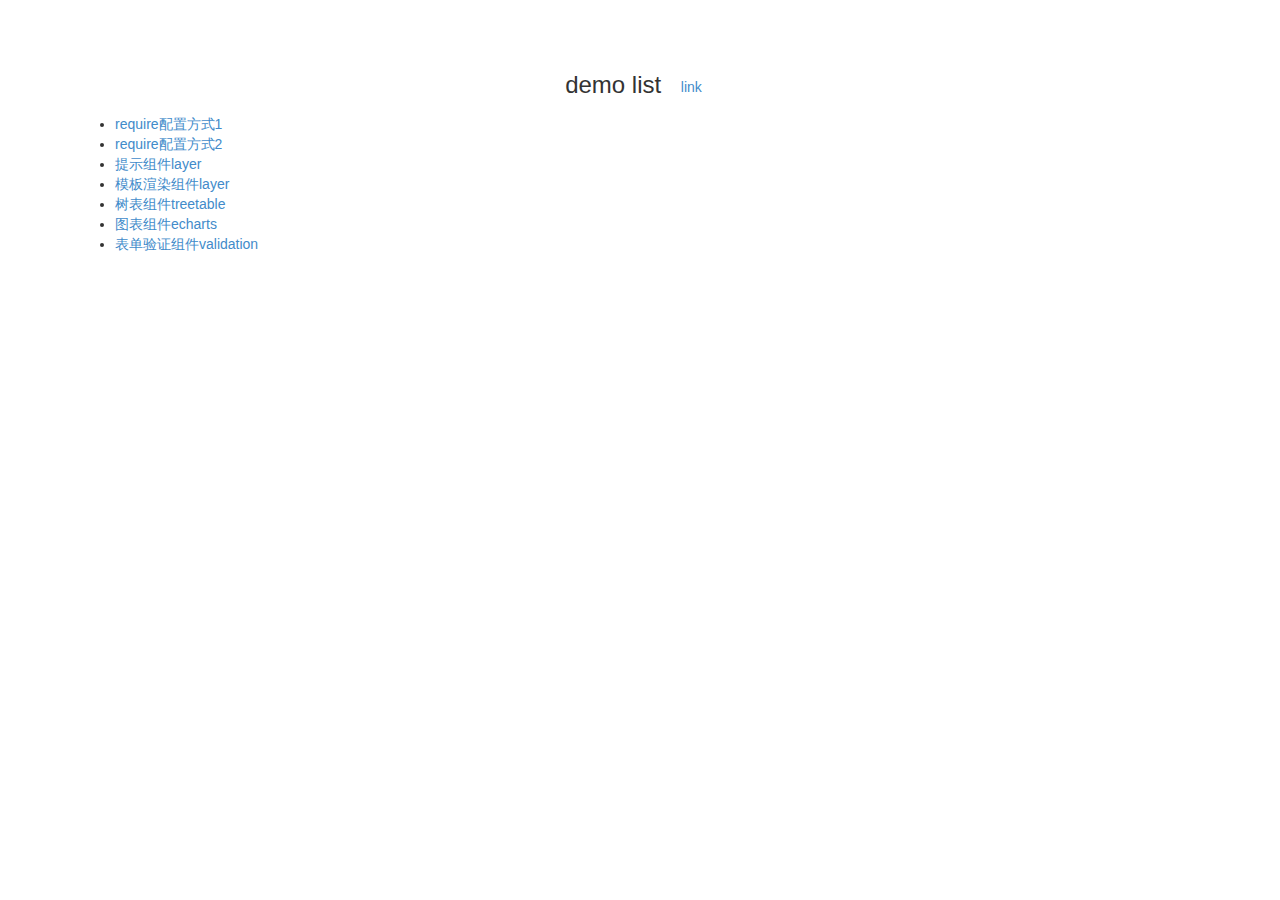
<file: index.html>
<!DOCTYPE>
<html>
<head>
<meta charset="utf-8">
<title>require config by require-setup.js setting</title>
<link href="assets/css/bootstrap.min.css" rel="stylesheet" />
<script type="text/javascript" src="assets/js/lib/require-setup.js"></script>
<script type="text/javascript" src="assets/js/lib/require.js"></script>
</head>
<body>
    
	<div class="container" style="padding:50px 20px;">
        <h3 class="text-center">
            demo list
            <a class="btn btn-link" href="">link</a>
        </h3>
		<div class="row">
			<div class="col-sm-6">
                <ul>
                    <li><a href="./demo/config1.html">require配置方式1</a></li>
                    <li><a href="./demo/config2.html">require配置方式2</a></li>
                    <li><a href="./demo/layer.html">提示组件layer</a></li>
                    <li><a href="./demo/tempate.html">模板渲染组件layer</a></li>
                    <li><a href="./demo/treetable.html">树表组件treetable</a></li>
                    <li><a href="./demo/echarts.html">图表组件echarts</a></li>
                    <li><a href="./demo/validation.html">表单验证组件validation</a></li>
                </ul>
			</div>
			<div class="col-sm-6">

			</div>
		</div>
	</div>
	
	<script src="assets/js/app/echarts/echarts-page.js"></script> 
</body>
</html>
</file>
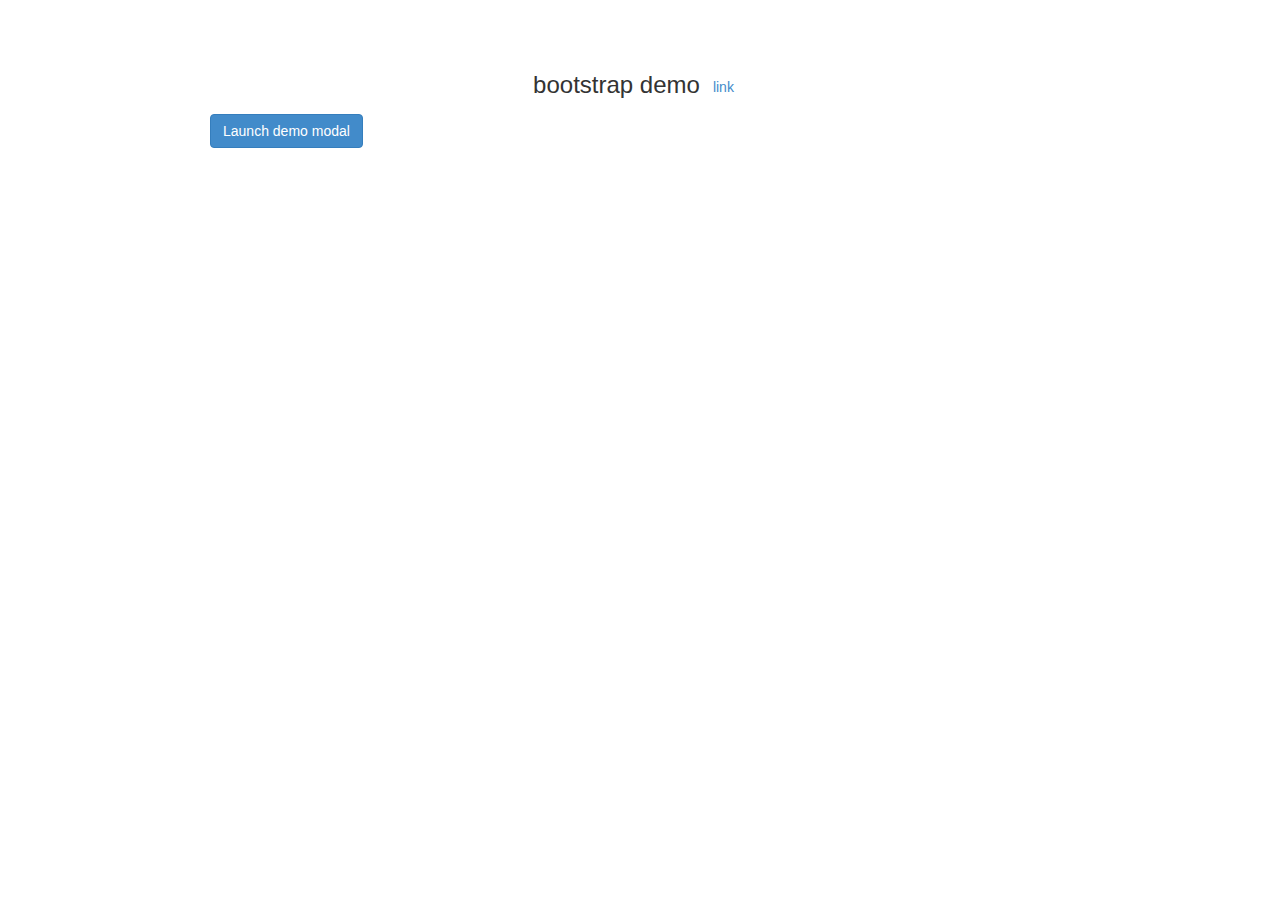
<file: bootstrap.html>
<!DOCTYPE>
<html>
<head>
<meta charset="utf-8">
<title>bootstrap demo</title>
<link href="assets/css/bootstrap.min.css" rel="stylesheet" />
<script type="text/javascript" src="assets/js/require-setup.js"></script>
<script type="text/javascript" src="assets/js/require.js"></script>
</head>
<body>
    
	<div class="container" style="padding:50px 20px; width:900px;">
        <h3 class="text-center">bootstrap demo<a class="btn btn-link" href="http://getbootstrap.com">link</a></h3>
        <div class="row">
			<div class="col-sm-12">
				<a href="#myModal" role="button" class="btn btn-primary" data-toggle="modal" id="myModalButton" style="display: none;">Launch demo modal</a>
			</div>
		</div>
	</div>

	<!-- Modal -->
	<div class="modal fade" id="myModal" tabindex="-1" role="dialog" aria-labelledby="myModalLabel" aria-hidden="true">
	  <div class="modal-dialog">
	    <div class="modal-content">
	      <div class="modal-header">
	        <button type="button" class="close" data-dismiss="modal"><span aria-hidden="true">&times;</span><span class="sr-only">Close</span></button>
	        <h4 class="modal-title" id="myModalLabel">Modal title</h4>
	      </div>
	      <div class="modal-body">
	        ...
	      </div>
	      <div class="modal-footer">
	        <button type="button" class="btn btn-default" data-dismiss="modal">Close</button>
	        <button type="button" class="btn btn-primary">Save changes</button>
	      </div>
	    </div>
	  </div>
	</div>
	
	<script src="assets/js/app/bootstrap/bootstrap-page.js"></script>
</body>
</html>
</file>
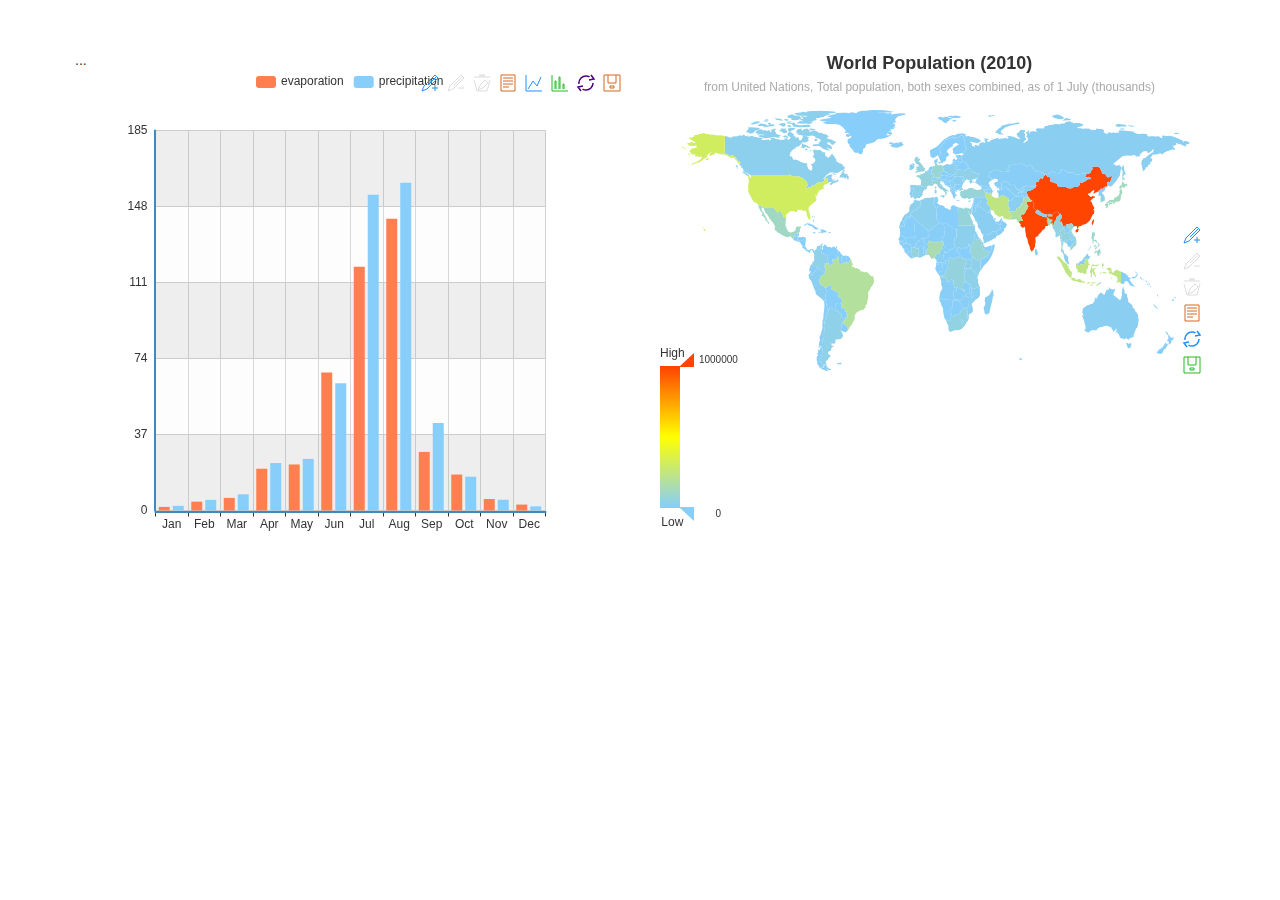
<file: config1.html>
<!DOCTYPE>
<html>
<head>
<meta charset="utf-8">
<title>require config by page setting</title>
<link href="assets/css/bootstrap.min.css" rel="stylesheet" />
<script type="text/javascript" src="assets/js/require.js"></script>
<script>
requirejs.config({
    baseUrl: 'assets/js/lib',
    shim : {
        "bootstrap" : { "deps" :['jquery'] }
    },
    paths: {
        'jquery': 'jquery/jquery-1.11.1',
        'bootstrap': 'bootstrap/bootstrap',
        'echarts':'echarts/echarts-map',
        'echarts/chart/bar' : 'echarts/echarts-map',
        'echarts/chart/line': 'echarts/echarts-map',
        'echarts/chart/map' : 'echarts/echarts-map'
    }
});
</script>
</head>
<body>
    
	<div class="container" style="padding:50px 20px;">
		<div class="row">
			<div class="col-sm-6">
				<div id="carousel">...</div>
				<div id="main" style="height:500px"></div>
			</div>
			<div class="col-sm-6">
				<div id="mainMap" style="height:500px"></div>
			</div>
		</div>
	</div>
	
	<script type="text/javascript">
		requirejs(['assets/js/app/echarts/echarts-page.js']);
	</script>
</body>
</html>
</file>
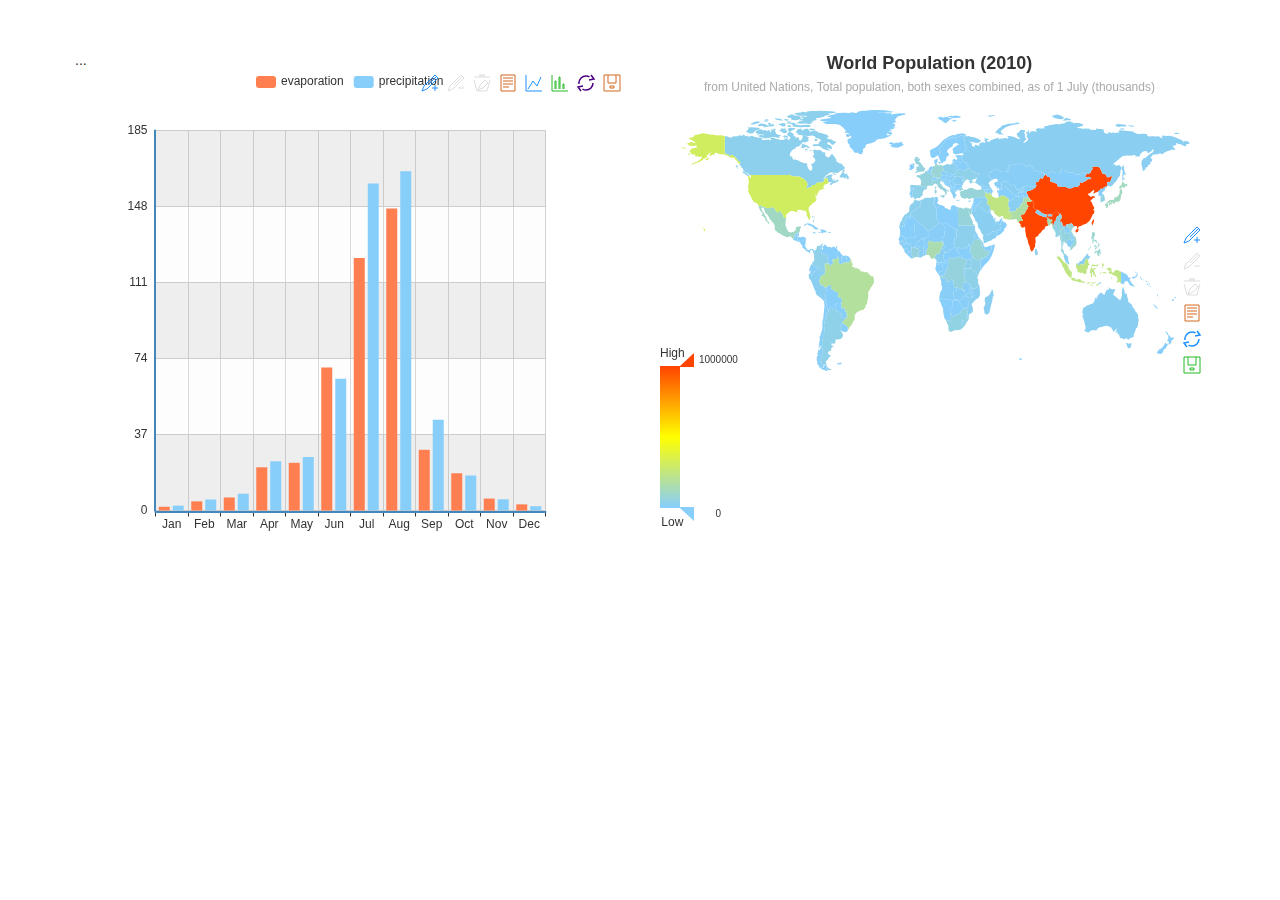
<file: config2.html>
<!DOCTYPE>
<html>
<head>
<meta charset="utf-8">
<title>require config by require-setup.js setting</title>
<link href="assets/css/bootstrap.min.css" rel="stylesheet" />
<script type="text/javascript" src="assets/js/require-setup.js"></script>
<script type="text/javascript" src="assets/js/require.js"></script>
</head>
<body>
    
	<div class="container" style="padding:50px 20px;">
		<div class="row">
			<div class="col-sm-6">
				<div id="carousel">...</div>
				<div id="main" style="height:500px"></div>
			</div>
			<div class="col-sm-6">
				<div id="mainMap" style="height:500px"></div>
			</div>
		</div>
	</div>
	
	<script src="assets/js/app/echarts/echarts-page.js"></script> 
</body>
</html>
</file>
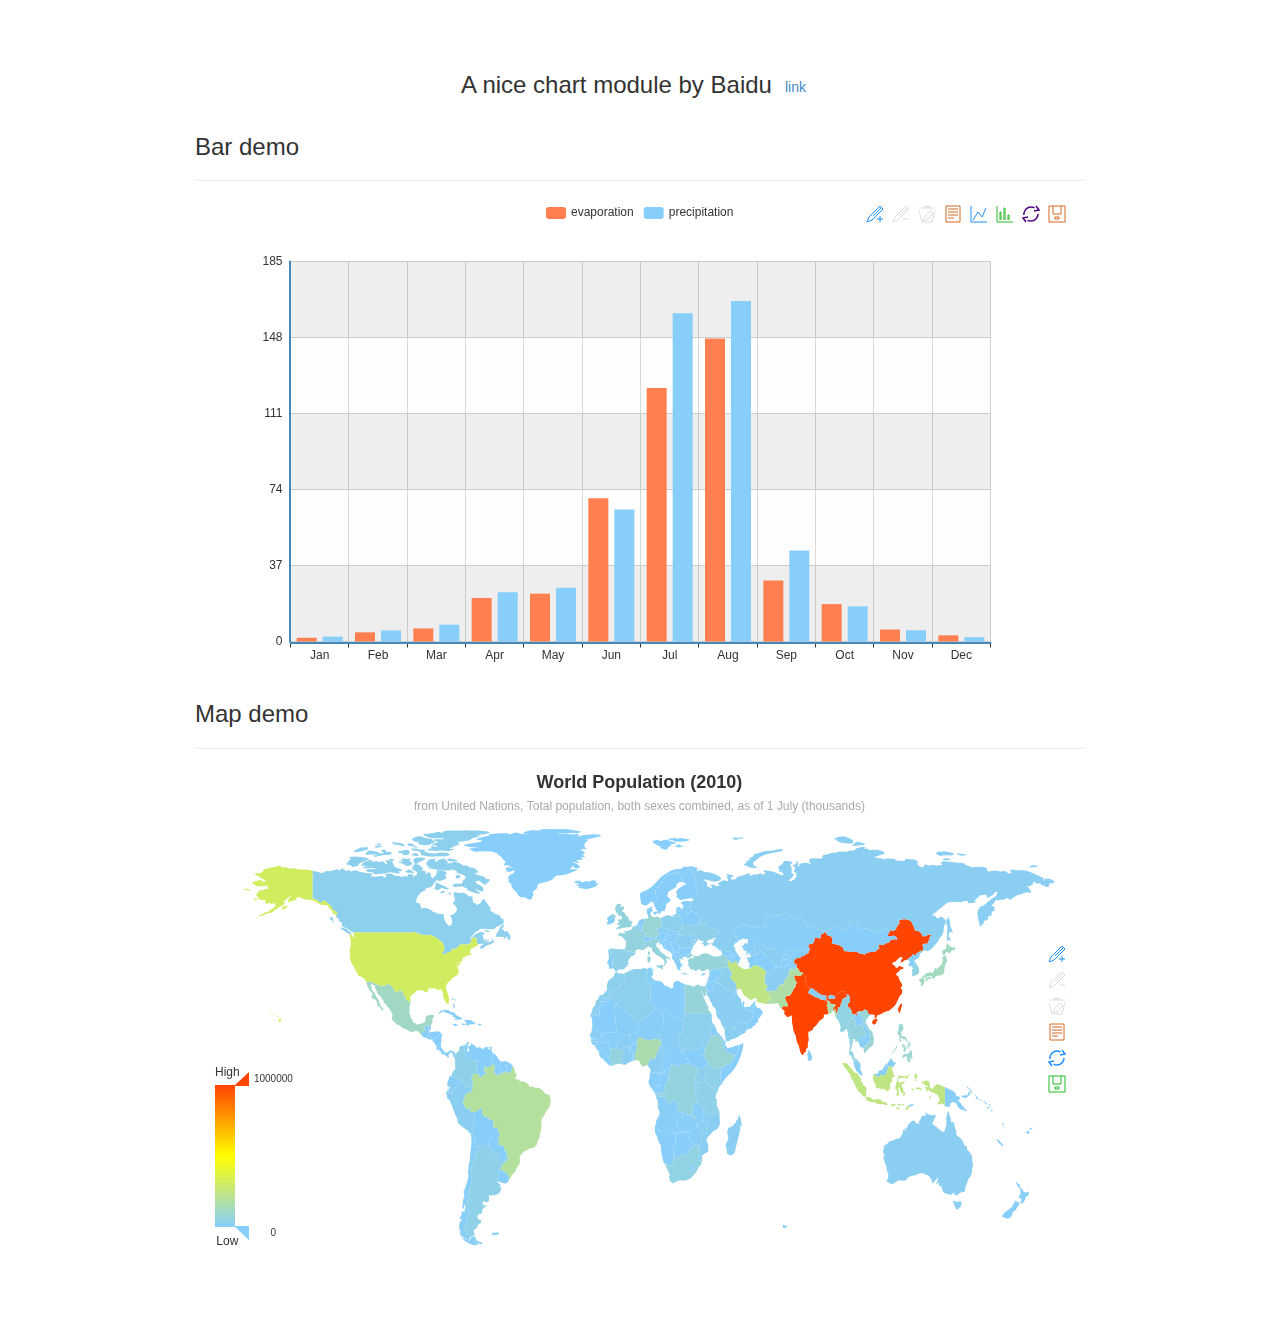
<file: echarts.html>
<!DOCTYPE>
<html>
<head>
<meta charset="utf-8">
<title>echarts examples(a nice chart module by Baidu)</title>
<link href="assets/css/bootstrap.min.css" rel="stylesheet" />
<script type="text/javascript" src="assets/js/require-setup.js"></script>
<script type="text/javascript" src="assets/js/require.js"></script>
</head>
<body>
    
	<div class="container" style="padding:50px 20px; width:900px;">
		<h3 class="text-center">A nice chart module by Baidu<a class="btn btn-link" href="https://github.com/ecomfe/echarts">link</a></h3>
		<div class="row">
			<h3>Bar demo</h3>
			<hr>
			<div class="col-sm-12">
				<div id="main" style="height:500px"></div>
			</div>
			<h3>Map demo</h3>
			<hr>
			<div class="col-sm-12">
				<div id="mainMap" style="height:500px"></div>
			</div>
		</div>
	</div>
	
	<script src="assets/js/app/echarts/echarts-page.js"></script> 
</body>
</html>
</file>
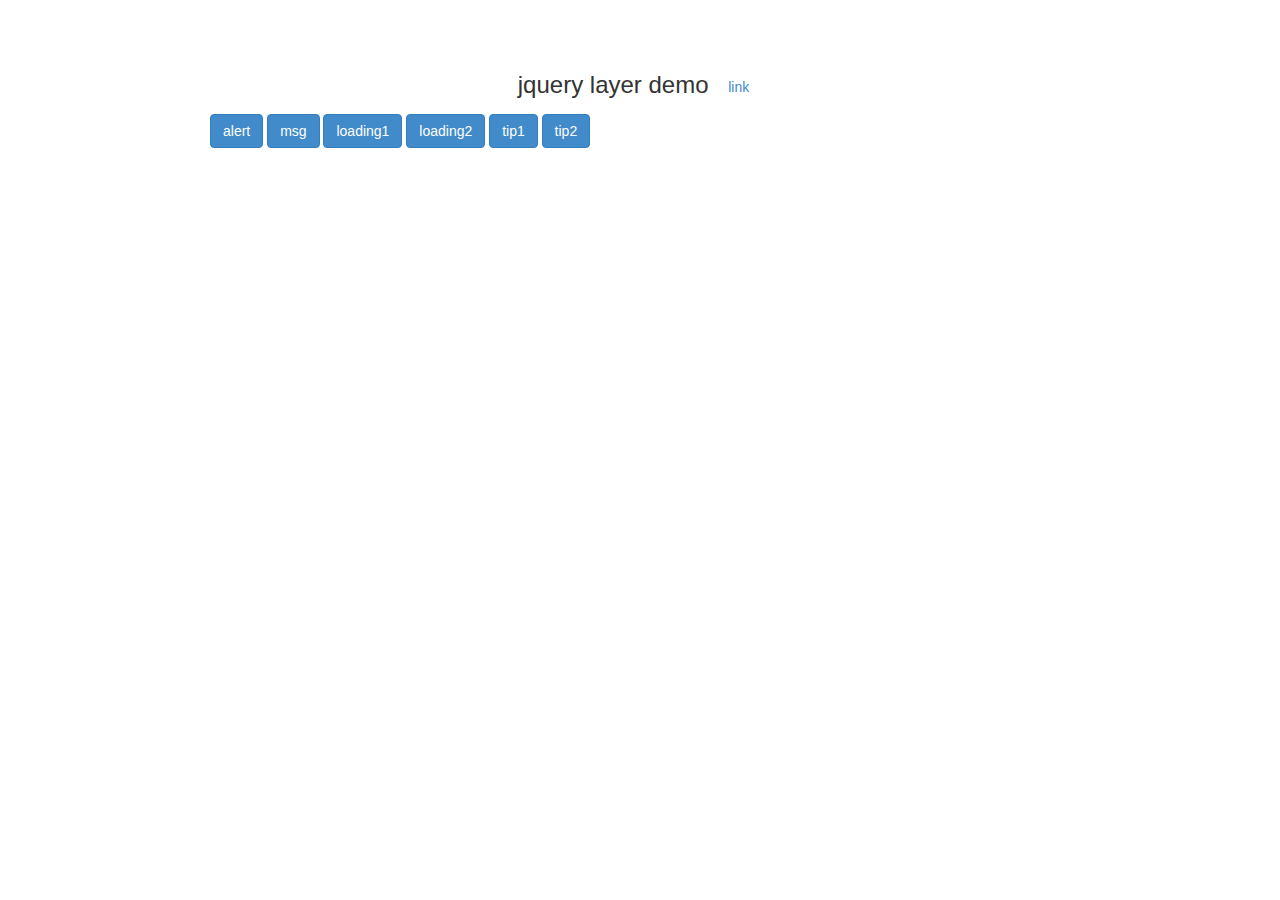
<file: layer.html>
<!DOCTYPE>
<html>
<head>
    <meta charset="utf-8">
    <title>jquery layer demo</title>
    <link href="assets/css/bootstrap.min.css" rel="stylesheet"/>
    <link href="assets/js/lib/jquery-layer/skin/layer.css" rel="stylesheet"/>
    <script type="text/javascript" src="assets/js/require-setup.js"></script>
    <script type="text/javascript" src="assets/js/require.js"></script>
</head>
<body>

<div class="container" style="padding:50px 20px; width:900px;">
    <h3 class="text-center">
        jquery layer demo
        <a class="btn btn-link" href="https://github.com/sentsin/layer">link</a>
    </h3>

    <div class="row">
        <div class="col-sm-12">
            <a class="btn btn-primary" id="click1">alert</a>
            <a class="btn btn-primary" id="click2">msg</a>
            <a class="btn btn-primary" id="loading1-click">loading1</a>
            <a class="btn btn-primary" id="loading2-click">loading2</a>
            <a class="btn btn-primary" id="tip1-click">tip1</a>
            <a class="btn btn-primary" id="tip2-click">tip2</a>
        </div>
    </div>
</div>

<script src="assets/js/app/layer/layer-page.js"></script>
</body>
</html>
</file>
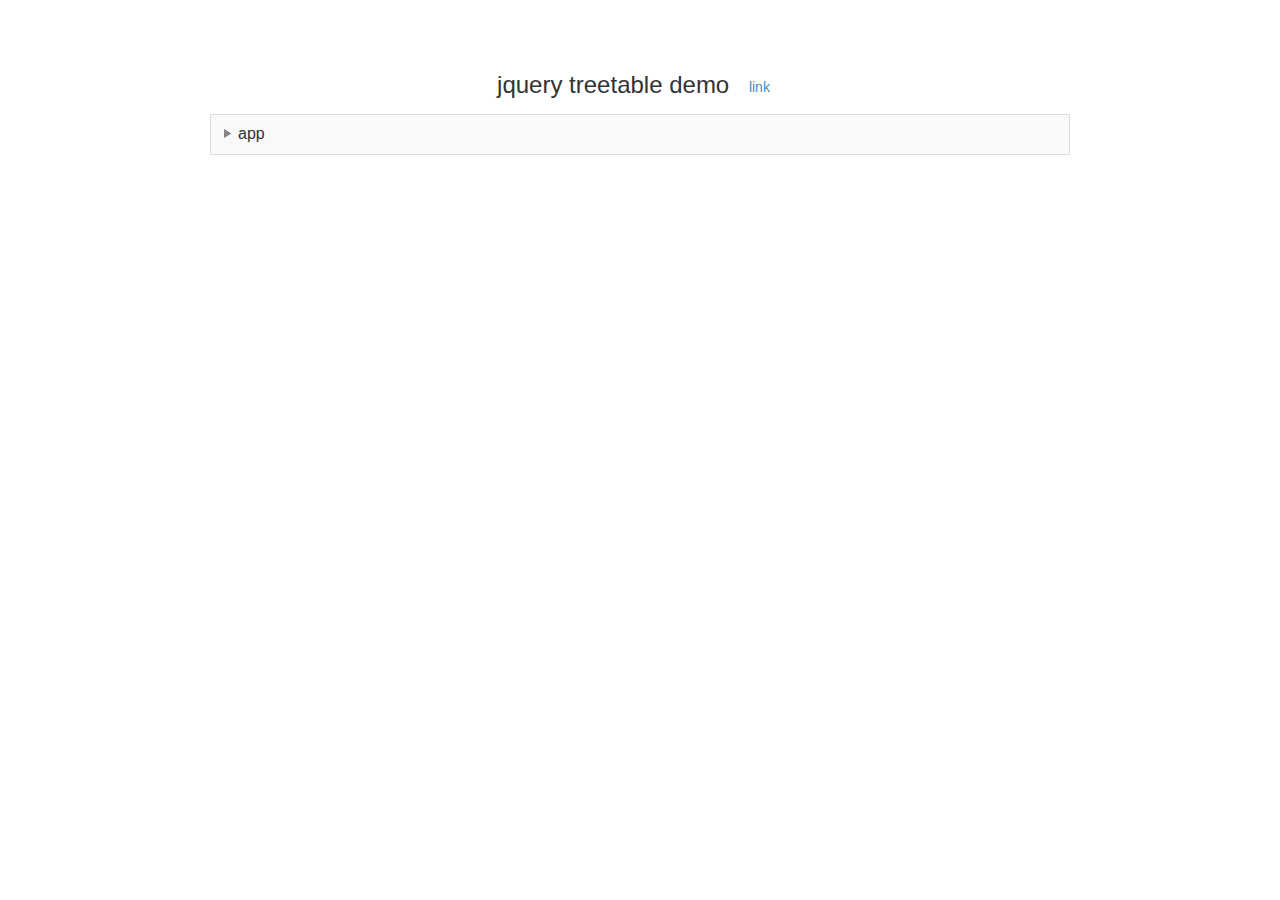
<file: treetable.html>
<!DOCTYPE>
<html>
<head>
    <meta charset="utf-8">
    <title>jquery validation demo</title>
    <link href="assets/css/bootstrap.min.css" rel="stylesheet"/>
    <link href="assets/css/jquery.treetable.css" rel="stylesheet"/>
    <link href="assets/css/jquery.treetable.theme.default.css" rel="stylesheet"/>
    <script type="text/javascript" src="assets/js/require-setup.js"></script>
    <script type="text/javascript" src="assets/js/require.js"></script>
</head>
<body>

<div class="container" style="padding:50px 20px; width:900px;">
    <h3 class="text-center">jquery treetable demo
        <a class="btn btn-link" href="https://github.com/ludo/jquery-treetable">link</a>
    </h3>

    <div class="row">
        <div class="col-sm-12">
            <table class="table table-bordered table-hover treetable">
                <tr data-tt-id="0">
                    <td>app</td>
                </tr>
                <tr data-tt-id="1" data-tt-parent-id="0">
                    <td>controllers</td>
                </tr>
                <tr data-tt-id="5" data-tt-parent-id="1">
                    <td>application_controller.rb</td>
                </tr>
                <tr data-tt-id="2" data-tt-parent-id="0">
                    <td>helpers</td>
                </tr>
                <tr data-tt-id="3" data-tt-parent-id="0">
                    <td>models</td>
                </tr>
                <tr data-tt-id="4" data-tt-parent-id="0">
                    <td>views</td>
                </tr>
            </table>
        </div>
    </div>
</div>

<script src="assets/js/app/treetable/treetable-page.js"></script>
</body>
</html>
</file>
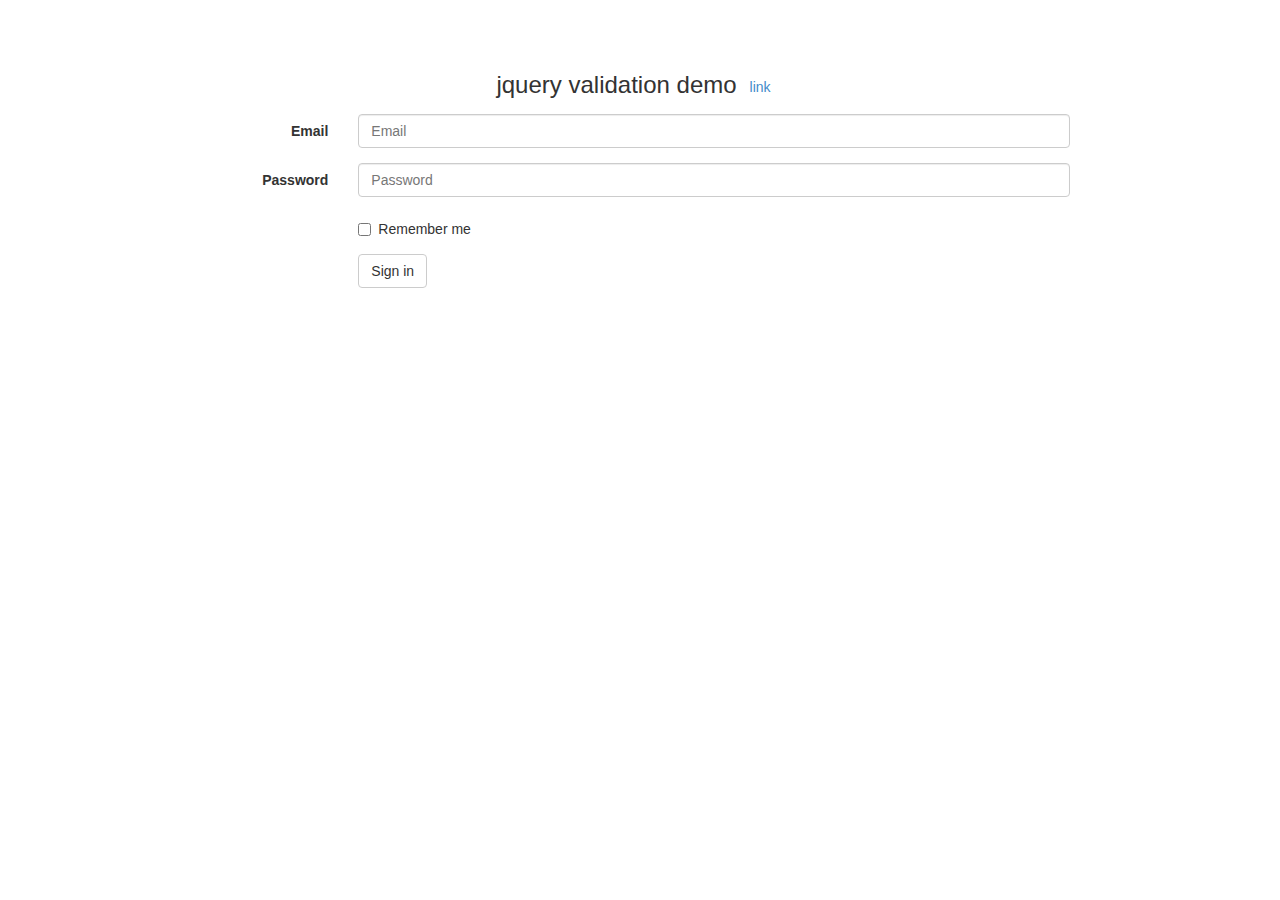
<file: validation.html>
<!DOCTYPE>
<html>
<head>
<meta charset="utf-8">
<title>jquery validation demo</title>
<link href="assets/css/bootstrap.min.css" rel="stylesheet" />
<script type="text/javascript" src="assets/js/require-setup.js"></script>
<script type="text/javascript" src="assets/js/require.js"></script>
</head>
<body>
    
	<div class="container" style="padding:50px 20px; width:900px;">
        <h3 class="text-center">jquery validation demo<a class="btn btn-link" href="http://jqueryvalidation.org">link</a></h3>
		<div class="row">
			<div class="col-sm-12">
                <div class="error alert alert-danger" style="display:none;"></div>
                <form id="regist-form" class="form-horizontal" role="form">
                    <div class="form-group">
                        <label for="email" class="col-sm-2 control-label">Email</label>
                        <div class="col-sm-10">
                            <input type="email" class="form-control required" placeholder="Email" name="email" title="email required">
                        </div>
                    </div>
                    <div class="form-group">
                        <label for="password" class="col-sm-2 control-label">Password</label>
                        <div class="col-sm-10">
                            <input type="password" class="form-control required" placeholder="Password" name="password" title="password required">
                        </div>
                    </div>
                    <div class="form-group">
                        <div class="col-sm-offset-2 col-sm-10">
                            <div class="checkbox">
                                <label>
                                    <input type="checkbox"> Remember me
                                </label>
                            </div>
                        </div>
                    </div>
                    <div class="form-group">
                        <div class="col-sm-offset-2 col-sm-10">
                            <button type="button" id="regist-submit" class="btn btn-default">Sign in</button>
                        </div>
                    </div>
                </form>
			</div>
		</div>
	</div>

	<script src="assets/js/app/validation/validation-page.js"></script>
</body>
</html>
</file>
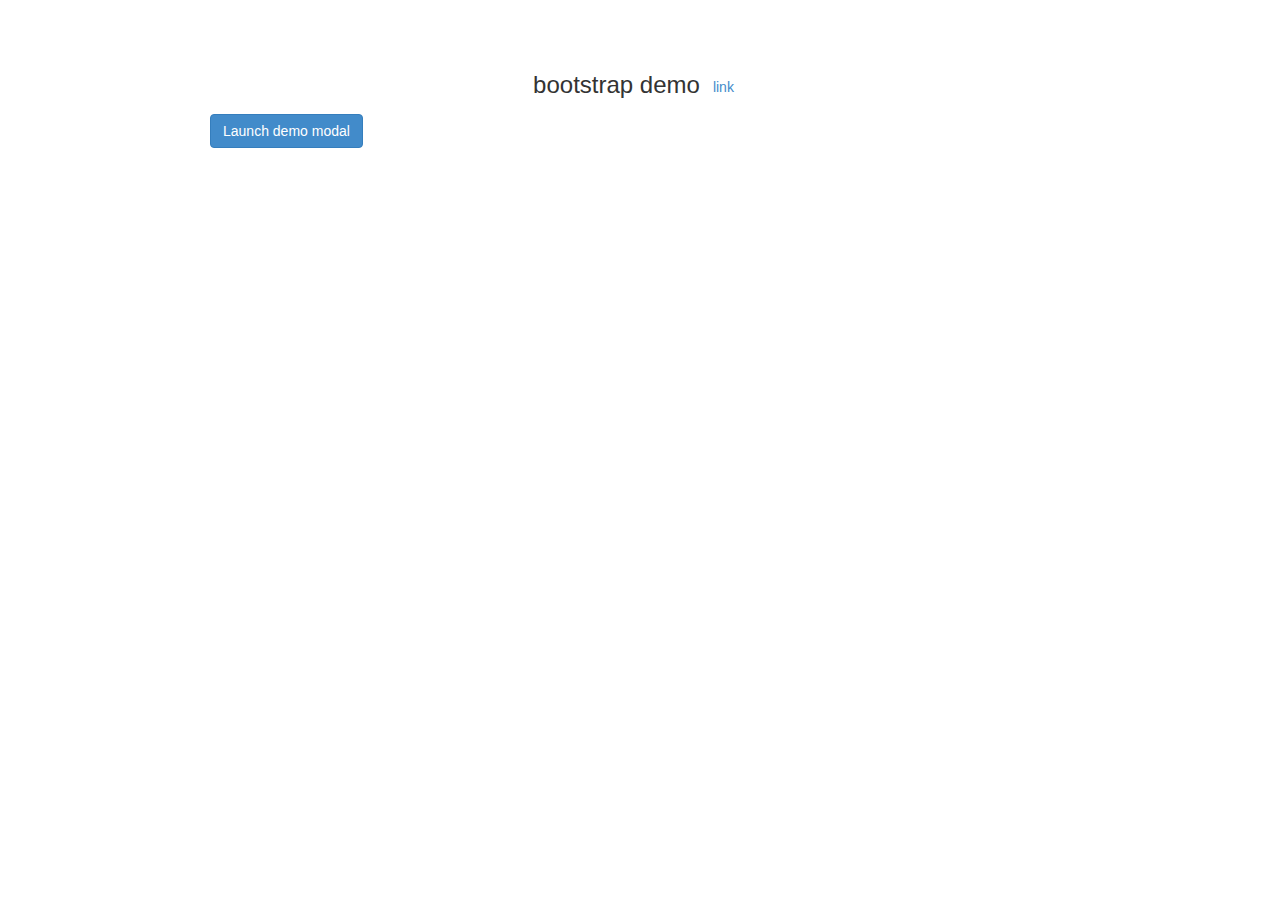
<file: demo/bootstrap.html>
<!DOCTYPE>
<html>
<head>
<meta charset="utf-8">
<title>bootstrap demo</title>
<link href="../assets/css/bootstrap.min.css" rel="stylesheet" />
<script type="text/javascript" src="../assets/js/lib/require-setup.js"></script>
<script type="text/javascript" src="../assets/js/lib/require.js"></script>
</head>
<body>
    
	<div class="container" style="padding:50px 20px; width:900px;">
        <h3 class="text-center">bootstrap demo<a class="btn btn-link" href="http://getbootstrap.com">link</a></h3>
        <div class="row">
			<div class="col-sm-12">
				<a href="#myModal" role="button" class="btn btn-primary" data-toggle="modal" id="myModalButton" style="display: none;">Launch demo modal</a>
			</div>
		</div>
	</div>

	<!-- Modal -->
	<div class="modal fade" id="myModal" tabindex="-1" role="dialog" aria-labelledby="myModalLabel" aria-hidden="true">
	  <div class="modal-dialog">
	    <div class="modal-content">
	      <div class="modal-header">
	        <button type="button" class="close" data-dismiss="modal"><span aria-hidden="true">&times;</span><span class="sr-only">Close</span></button>
	        <h4 class="modal-title" id="myModalLabel">Modal title</h4>
	      </div>
	      <div class="modal-body">
	        ...
	      </div>
	      <div class="modal-footer">
	        <button type="button" class="btn btn-default" data-dismiss="modal">Close</button>
	        <button type="button" class="btn btn-primary">Save changes</button>
	      </div>
	    </div>
	  </div>
	</div>
	
	<script src="../assets/js/app/bootstrap/bootstrap-page.js"></script>
</body>
</html>
</file>
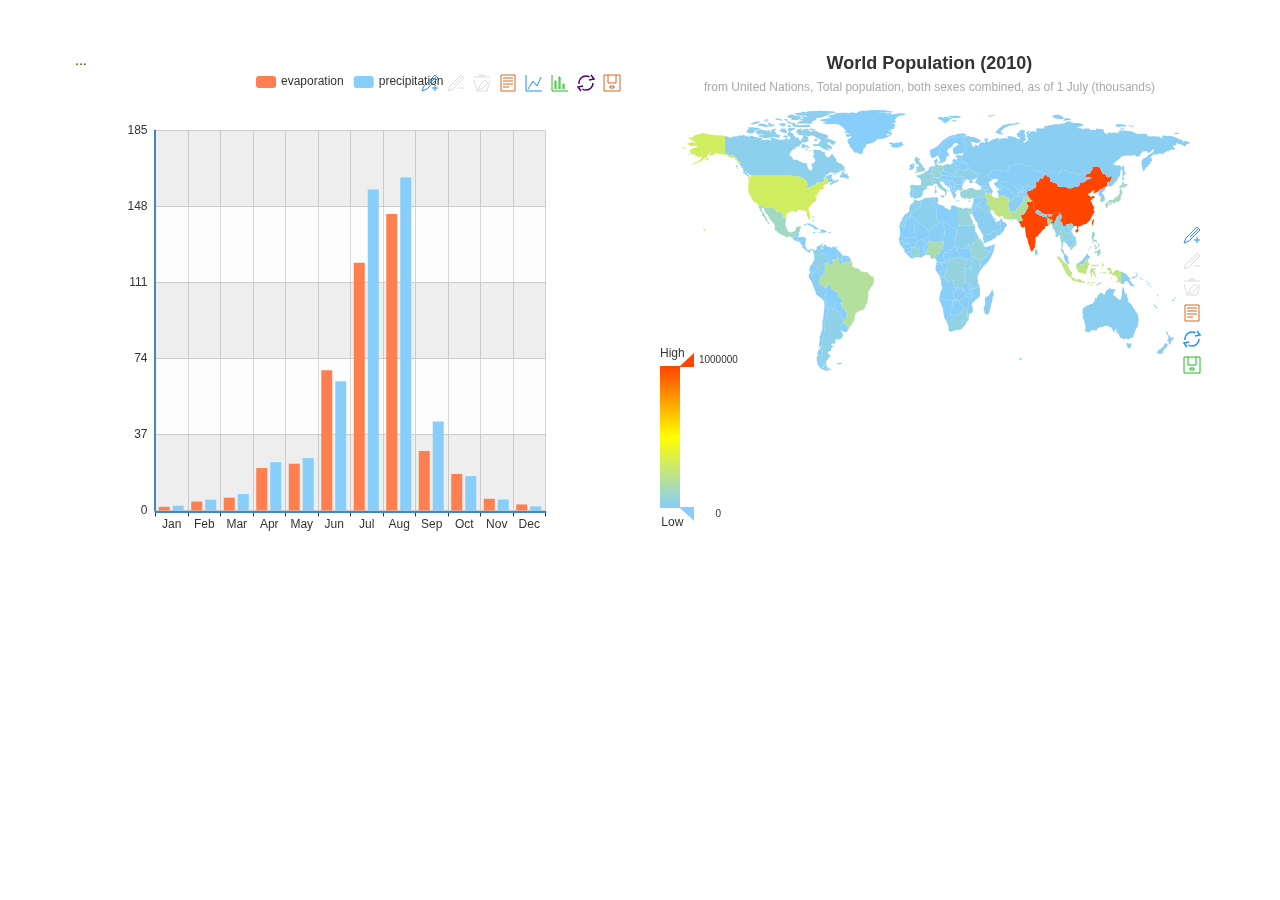
<file: demo/config1.html>
<!DOCTYPE>
<html>
<head>
<meta charset="utf-8">
<title>require config by page setting</title>
<link href="../assets/css/bootstrap.min.css" rel="stylesheet" />
<script type="text/javascript" src="../assets/js/require.js"></script>
<script>
requirejs.config({
    baseUrl: '../assets/js/lib',
    shim : {
        "bootstrap" : { "deps" :['jquery'] }
    },
    paths: {
        'jquery': 'jquery/jquery-1.11.1',
        'bootstrap': 'bootstrap/bootstrap',
        'echarts':'echarts/echarts-map',
        'echarts/chart/bar' : 'echarts/echarts-map',
        'echarts/chart/line': 'echarts/echarts-map',
        'echarts/chart/map' : 'echarts/echarts-map'
    }
});
</script>
</head>
<body>
    
	<div class="container" style="padding:50px 20px;">
		<div class="row">
			<div class="col-sm-6">
				<div id="carousel">...</div>
				<div id="main" style="height:500px"></div>
			</div>
			<div class="col-sm-6">
				<div id="mainMap" style="height:500px"></div>
			</div>
		</div>
	</div>
	
	<script type="text/javascript">
		requirejs(['../assets/js/app/echarts/echarts-page.js']);
	</script>
</body>
</html>
</file>
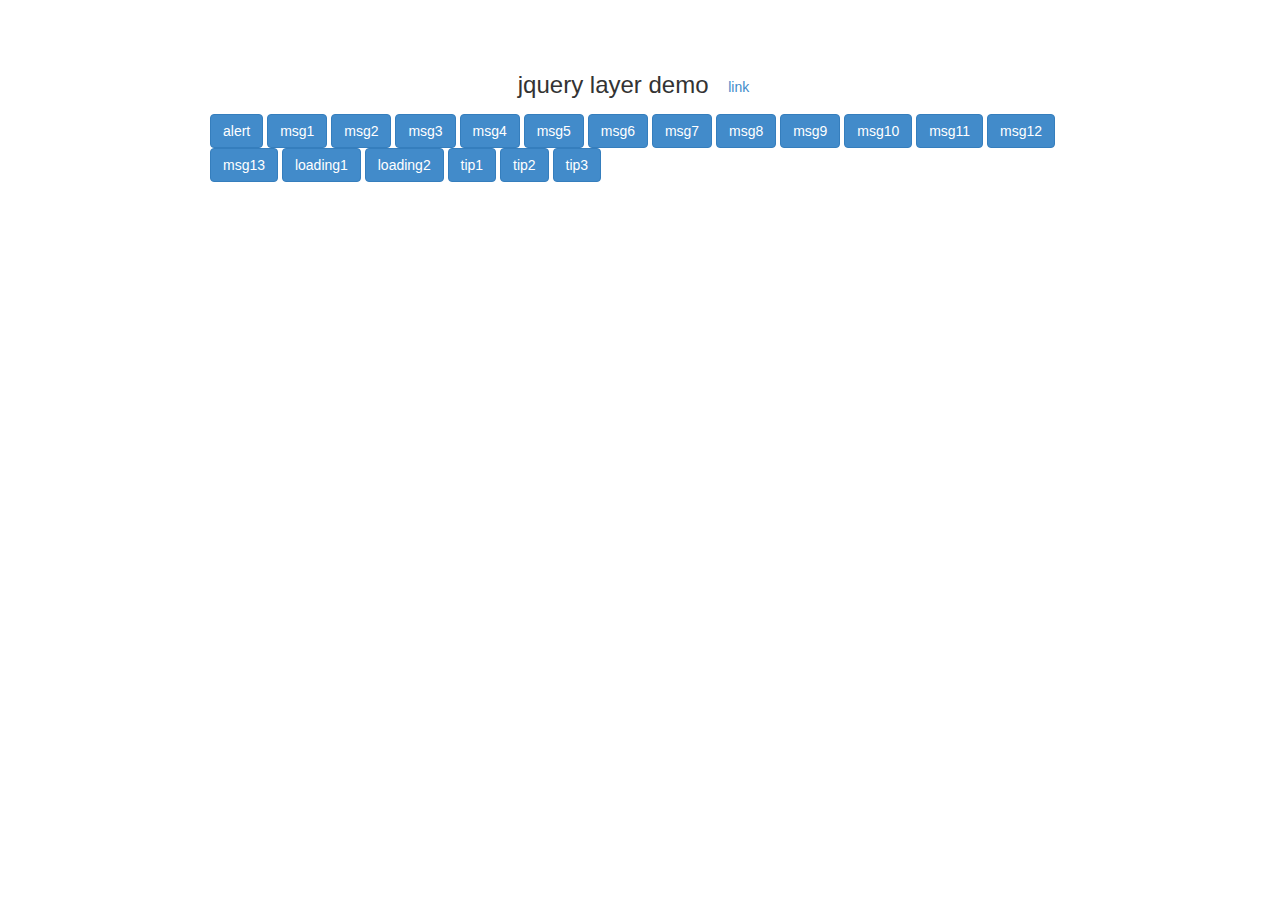
<file: demo/layer.html>
<!DOCTYPE>
<html>
<head>
    <meta charset="utf-8">
    <title>jquery layer demo</title>
    <link href="../assets/css/bootstrap.min.css" rel="stylesheet"/>
    <link href="../assets/js/lib/jquery-layer/skin/layer.css" rel="stylesheet"/>
    <script type="text/javascript" src="../assets/js/lib/require-setup.js"></script>
    <script type="text/javascript" src="../assets/js/lib/require.js"></script>
</head>
<body>

<div class="container" style="padding:50px 20px; width:900px;">
    <h3 class="text-center">
        jquery layer demo
        <a class="btn btn-link" href="https://github.com/sentsin/layer">link</a>
    </h3>

    <div class="row">
        <div class="col-sm-12">
            <a class="btn btn-primary" id="click1">alert</a>
            <a class="btn btn-primary" id="msg1">msg1</a>
            <a class="btn btn-primary" id="msg2">msg2</a>
            <a class="btn btn-primary" id="msg3">msg3</a>
            <a class="btn btn-primary" id="msg4">msg4</a>
            <a class="btn btn-primary" id="msg5">msg5</a>
            <a class="btn btn-primary" id="msg6">msg6</a>
            <a class="btn btn-primary" id="msg7">msg7</a>
            <a class="btn btn-primary" id="msg8">msg8</a>
            <a class="btn btn-primary" id="msg9">msg9</a>
            <a class="btn btn-primary" id="msg10">msg10</a>
            <a class="btn btn-primary" id="msg11">msg11</a>
            <a class="btn btn-primary" id="msg12">msg12</a>
            <a class="btn btn-primary" id="msg13">msg13</a>
            <a class="btn btn-primary" id="loading1-click">loading1</a>
            <a class="btn btn-primary" id="loading2-click">loading2</a>
            <a class="btn btn-primary" id="tip1-click">tip1</a>
            <a class="btn btn-primary" id="tip2-click">tip2</a>
            <a class="btn btn-primary" id="tip3-click">tip3</a>
        </div>
    </div>
</div>

<script type="text/javascript">
    requirejs(['../assets/js/app/layer/layer-page.js']);
</script>
</body>
</html>
</file>
<file: assets/js/lib/jquery-layer/skin/layer.css>
﻿/** 
 
 @Name: layer's style
 @Date: 2012.09.15
 @Author: 贤心
 @blog： sentsin.com
 
**/

*html{background-image:url(about:blank); background-attachment:fixed;}

/** common **/
.xubox_shade, .xubox_layer{position:fixed; _position:absolute;}
.xubox_shade{top:0; left:0; width:100%; height:100%; _height:expression(document.body.offsetHeight+"px");}
.xubox_layer{top:150px; left:50%; height:auto; width:310px; margin-left:-155px;}
.xubox_border, .xubox_title, .xubox_title i, .xubox_page, .xubox_iframe, .xubox_title em, .xubox_close, .xubox_msgico, .xubox_moves{position:absolute;}
.xubox_border{border-radius: 5px;}
.xubox_title{left:0; top:0;}
.xubox_main{position:relative; height:100%; _float:left;}
.xubox_page{top:0; left:0;}
.xubox_load{background:url(default/xubox_loading0.gif) #fff center center no-repeat;}
.xubox_loading{display:block; float:left; text-decoration:none; color:#FFF; _float:none; }
.xulayer_png32{background:url(default/xubox_ico0.png) no-repeat;}
.xubox_moves{border:3px solid #666; cursor:move; background-color:rgba(255,255,255,.3); background-color:#fff\9;  filter:alpha(opacity=50);}

.xubox_msgico{width:32px; height:32px; top:52px; left:15px; background:url(default/xubox_ico0.png) no-repeat;}
.xubox_text{ padding-left:55px; float:left; line-height:25px; word-break:break-all; padding-right:20px; overflow:hidden; font-size:14px;}
.xubox_msgtype0{background-position:-91px -38px;} 
.xubox_msgtype1{background-position:-128px -38px }
.xubox_msgtype2{background-position:-163px -38px;}
.xubox_msgtype3{background-position:-91px -75px;}
.xubox_msgtype4{background-position:-163px -75px;}
.xubox_msgtype5{background-position:-163px -112px;}
.xubox_msgtype6{background-position:-163px -148px;}
.xubox_msgtype7{background-position:-128px -75px;}
.xubox_msgtype8{background-position:-91px -6px;}
.xubox_msgtype9{background-position:-129px -6px;}
.xubox_msgtype10{background-position:-163px -6px;}
.xubox_msgtype11{background-position:-206px -6px;}
.xubox_msgtype12{background-position:-206px -44px;}
.xubox_msgtype13{background-position:-206px -81px;}
.xubox_msgtype14{background-position:-206px -122px;}
.xubox_msgtype15{background-position:-206px -157px;}
.xubox_loading_0{width:60px; height:24px; background:url(default/xubox_loading0.gif) no-repeat;}
.xubox_loading_1{width:37px; height:37px; background:url(default/xubox_loading1.gif) no-repeat;}
.xubox_loading_2, .xubox_msgtype16{width:32px; height:32px; background:url(default/xubox_loading2.gif) no-repeat;}
.xubox_loading_3{width:126px; height:22px; background:url(default/xubox_loading3.gif) no-repeat;}

.xubox_setwin{position:absolute; right:10px; *right:0; top:10px; font-size:0;}
.xubox_setwin a{position:relative; display:inline-block; *display:inline; *zoom:1; vertical-align:top; width: 14px; height:14px; margin-left:10px; font-size:12px; _overflow:hidden;}
.xubox_setwin .xubox_min cite{position:absolute; width:14px; height:2px; left:0; top:50%; margin-top:-1px; background-color:#919191; cursor:pointer; _overflow:hidden;}
.xubox_setwin .xubox_min:hover cite{background-color:#2D93CA; }
.xubox_setwin .xubox_max{background-position:-6px -189px;}
.xubox_setwin .xubox_max:hover{background-position:-6px -206px;}
.xubox_setwin .xubox_maxmin{background-position:-29px -189px;}
.xubox_setwin .xubox_maxmin:hover{background-position:-29px -206px;}
.xubox_setwin .xubox_close0{ width:14px; height:14px; background-position: -31px -7px; cursor:pointer;}
.xubox_setwin .xubox_close0:hover{background-position:-51px -7px;}
.xubox_setwin .xubox_close1{position:absolute; right:-28px; top:-28px; width:30px; height:30px;  margin-left:0; background-position:-60px -195px; *right:-18px; _right:-15px; _top:-23px; _width:14px; _height:14px; _background-position:-31px -7px;}
.xubox_setwin .xubox_close1:hover{ background-position:-91px -195px; _background-position:-51px -7px;}

.xubox_title{width:100%; height:35px; line-height:35px; border-bottom:1px solid #D5D5D5; background:url(default/xubox_title0.png) #EBEBEB repeat-x; font-size:14px; color:#333;}
.xubox_title em{height:20px; line-height:20px; width:60%; top:7px; left:10px; font-style:normal; text-overflow: ellipsis; overflow: hidden; white-space: nowrap;}

.xubox_botton a{position:absolute; bottom:10px; left:50%; background:url(default/xubox_ico0.png) repeat; text-decoration:none; color:#FFF;  font-size:14px;  text-align:center; font-weight:bold; overflow:hidden; }
.xubox_botton a:hover{text-decoration:none; color:#FFF; }
.xubox_botton .xubox_botton1{ width:79px; height:32px; line-height:32px; margin-left:-39px; background-position:-6px -34px;}
.xubox_botton1:hover{background-position:-6px -72px;}
.xubox_botton .xubox_botton2{margin-left:-76px; width:71px; height:29px; line-height:29px; background-position:-5px -114px;}
.xubox_botton2:hover{ background-position:-5px -146px;}
.xubox_botton .xubox_botton3{width:71px; height:29px; line-height:29px; margin-left:10px; background-position:-81px -114px;}
.xubox_botton3:hover{background-position:-81px -146px;}
.xubox_tips{position:relative; line-height:20px; min-width: 12px; padding:3px 30px 3px 10px; font-size:12px; _float:left; border-radius:3px; box-shadow: 1px 1px 3px rgba(0,0,0,.3);}
.xubox_tips i.layerTipsG{ position:absolute;  width:0; height:0; border-width:8px; border-color:transparent; border-style:dashed; *overflow:hidden;}
.xubox_tips i.layerTipsT, .xubox_tips i.layerTipsB{left:5px; border-right-style:solid;}
.xubox_tips i.layerTipsT{bottom:-8px;}
.xubox_tips i.layerTipsB{top:-8px;}
.xubox_tips i.layerTipsR, .xubox_tips i.layerTipsL{top:1px; border-bottom-style:solid;}
.xubox_tips i.layerTipsR{left:-8px;}
.xubox_tips i.layerTipsL{right:-8px;}
</file>
